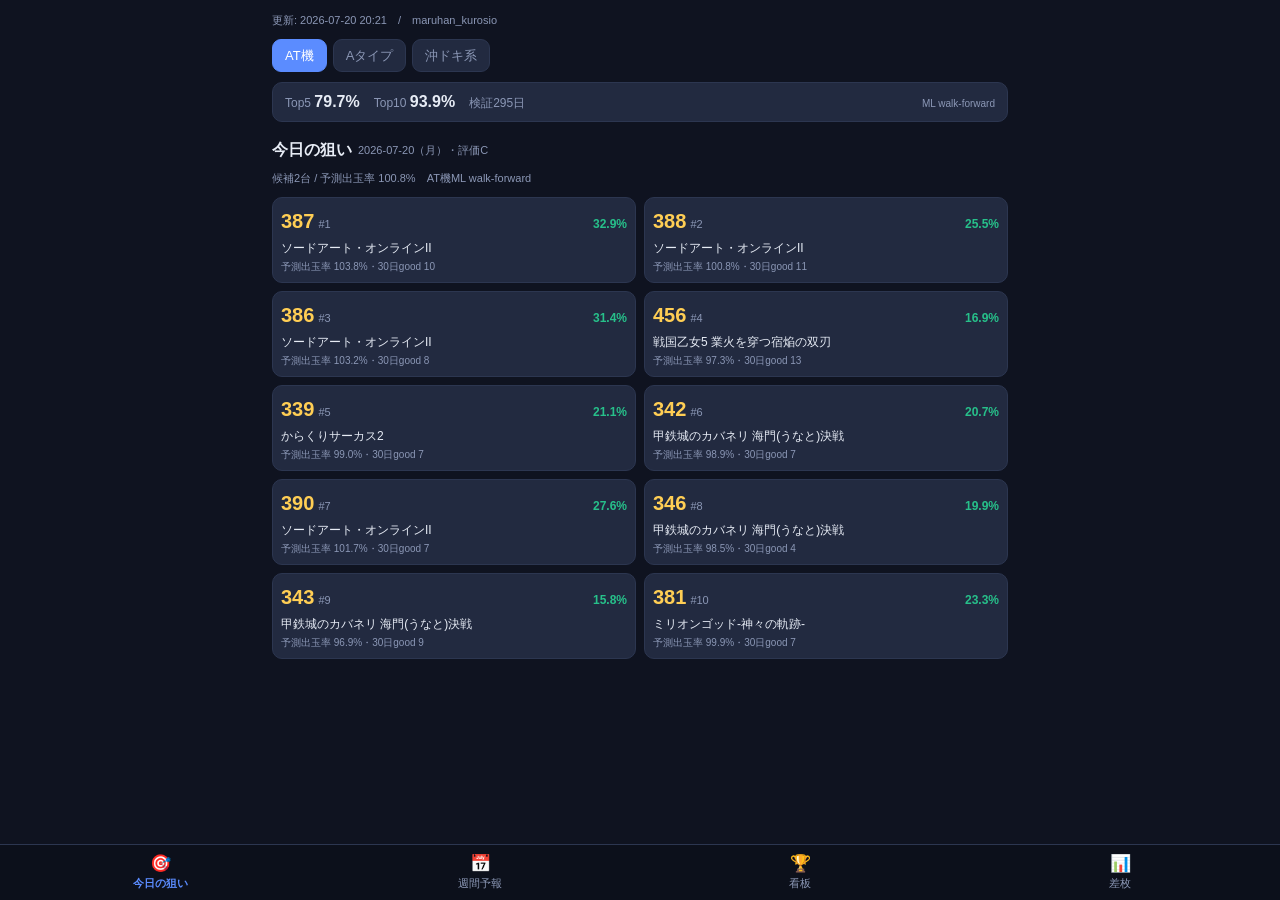
<file: index.html>
<!doctype html>
<html lang="ja">
<head>
<meta charset="utf-8">
<meta name="viewport" content="width=device-width, initial-scale=1, viewport-fit=cover, maximum-scale=1, user-scalable=no">
<meta name="robots" content="noindex, nofollow">
<meta name="theme-color" content="#0f1320">
<meta name="apple-mobile-web-app-capable" content="yes">
<meta name="apple-mobile-web-app-status-bar-style" content="black-translucent">
<title>スロット予測</title>
<link rel="manifest" href="manifest.json">
<link rel="icon" href="icon.svg" type="image/svg+xml">
<link rel="apple-touch-icon" href="icon.svg">
<style>
  *{box-sizing:border-box; -webkit-tap-highlight-color:transparent}
  html,body{margin:0; height:100%; background:#0f1320; color:#e7ecf5;
    font-family:-apple-system,BlinkMacSystemFont,"Hiragino Sans","Helvetica Neue",sans-serif}
  #shell{height:100vh; height:100dvh}
  #f-predict{width:100%; height:100%; border:0; background:#0f1320; display:block}
  #update-banner{position:fixed; left:10px; right:10px;
    bottom:calc(env(safe-area-inset-bottom) + 10px); z-index:50;
    background:#5b8cff; color:#fff; border:0; border-radius:12px;
    padding:12px 14px; font-size:14px; font-weight:700; font-family:inherit;
    box-shadow:0 4px 16px rgba(0,0,0,.35); display:none}
  #update-banner.show{display:block}
</style>
</head>
<body>
<div id="shell">
  <iframe id="f-predict" src="predict/index.html" title="予測データ"></iframe>
</div>
<button id="update-banner">🔄 新しいバージョンがあります。タップで更新</button>
<script>
  if('serviceWorker' in navigator){
    window.addEventListener('load', function(){
      navigator.serviceWorker.register('sw.js').then(function(reg){
        var banner = document.getElementById('update-banner');
        function promptUpdate(worker){
          banner.classList.add('show');
          banner.onclick = function(){
            banner.classList.remove('show');
            worker.postMessage({type:'SKIP_WAITING'});
          };
        }
        // iOSのホーム画面アプリはバックグラウンドで自動チェックしないため、
        // 起動時・復帰時に明示的に最新版を確認する
        reg.update().catch(function(){});
        document.addEventListener('visibilitychange', function(){
          if(document.visibilityState === 'visible') reg.update().catch(function(){});
        });
        if(reg.waiting) promptUpdate(reg.waiting);
        reg.addEventListener('updatefound', function(){
          var nw = reg.installing;
          if(!nw) return;
          nw.addEventListener('statechange', function(){
            if(nw.state === 'installed' && navigator.serviceWorker.controller) promptUpdate(nw);
          });
        });
        var reloaded = false;
        navigator.serviceWorker.addEventListener('controllerchange', function(){
          if(reloaded) return; reloaded = true; location.reload();
        });
      }).catch(function(){});
    });
  }
</script>
</body>
</html>
</file>
